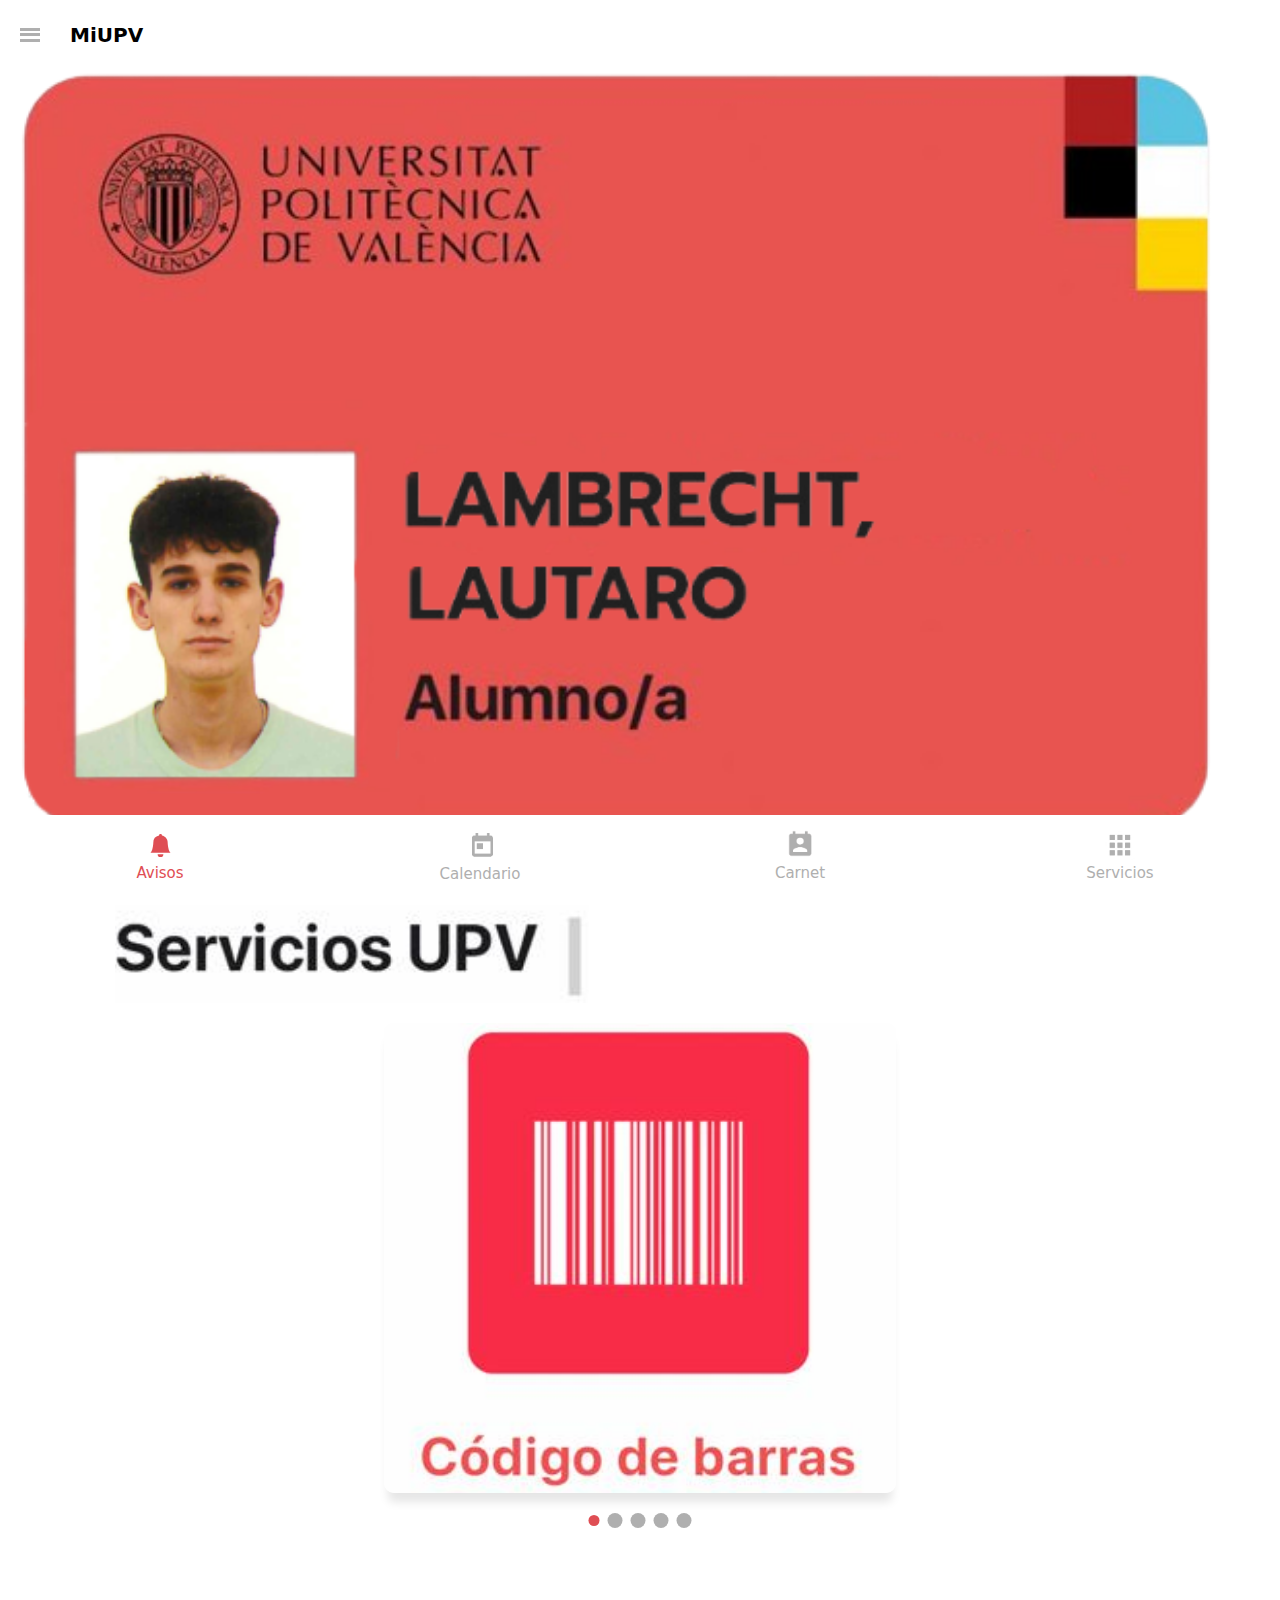
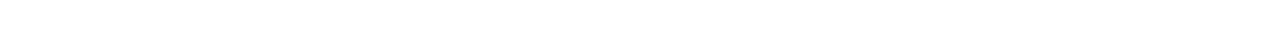
<file: index.html>
<!DOCTYPE html>
<html lang="en">
<head>
    <link rel="preconnect" href="https://fonts.googleapis.com">
    <link rel="preconnect" href="https://fonts.gstatic.com" crossorigin>
    <link href="https://fonts.googleapis.com/css2?family=Prompt:ital,wght@0,100;0,200;0,300;0,400;0,500;0,600;0,700;0,800;0,900&display=swap" rel="stylesheet">

    <link rel="stylesheet" href="css/styles.css">
    <link rel="stylesheet" href="css/offcanvas.css">
    <link href="https://cdn.jsdelivr.net/npm/bootstrap@5.3.3/dist/css/bootstrap.min.css" rel="stylesheet" integrity="sha384-QWTKZyjpPEjISv5WaRU9OFeRpok6YctnYmDr5pNlyT2bRjXh0JMhjY6hW+ALEwIH" crossorigin="anonymous">
    <script src="https://cdn.jsdelivr.net/npm/bootstrap@5.3.3/dist/js/bootstrap.bundle.min.js" integrity="sha384-YvpcrYf0tY3lHB60NNkmXc5s9fDVZLESaAA55NDzOxhy9GkcIdslK1eN7N6jIeHz" crossorigin="anonymous"></script>
    <meta charset="UTF-8">
    <meta name="viewport" content="width=device-width, initial-scale=1.0">
    <title>Inicio</title>
</head>
<body>
    <header class="header">
        <div class="menu-icon" onclick="toggleMenu()">
            <div></div>
            <div></div>
            <div></div>
        </div>
        <div class="title">MiUPV</div>
    </header>
    <div class="overlay" id="overlay" onclick="closeMenu()"></div>
    <nav class="off-canvas-menu" id="offCanvasMenu">
        <h1 class="h1off">Lambrecht, Lautaro</h1>
        <p class="carrera">E.T.S.I AGRONÓMICA Y DEL MEDIO NATURAL</p>
        <div class="lineaoff"></div>
        <ul>
            <li class="offli">
                <img class="imgoff" src="img/servicios/home.png" alt="">
                <a class="aoff">
                    Inicio
                </a>
            </li>
            <li class="offli">
                <img class="imgoff2" src="img/offcanvas/becas.png" alt="">
                <a class="aoff">
                    Becas
                </a>
            </li>
            <li class="offli">
                <img class="imgoff2" src="img/offcanvas/calificaciones.png" alt="">
                <a class="aoff">
                    Calificaciones
                </a>
            </li>
            <li class="offli">
                <img class="imgoff2" src="img/offcanvas/delegacion.png" alt="">
                <a class="aoff">
                    Delegación Alumnos
                </a>
            </li>
            <li class="offli">
                <img class="imgoff2" src="img/offcanvas/centro.png" alt="">
                <a class="aoff">
                    Mi centro
                </a>
            </li>
            <li class="offli">
                <img class="imgoff2" src="img/offcanvas/poliformat.png" alt="">
                <a class="aoff">
                    PoliformaT
                </a>
            </li>
            <li class="offli">
                <img class="imgoff2" src="img/offcanvas/empleo.png" alt="">
                <a class="aoff">
                    Servicio Integrado de Empleo
                </a>
            </li>
            <li id="exepciona">
                <img class="imgoff2" src="img/offcanvas/tutoria.png" alt="">
                <a class="aoff">
                    Tutorías
                </a>
            </li>
            <div class="lineaoff2"></div>
            <li id="exepcionb">
                <img class="imgoff2" src="img/offcanvas/biblioteca.png" alt="">
                <a class="aoff">
                    Biblioteca
                </a>
            </li>
            <li class="offli">
                <img class="imgoff2" src="img/offcanvas/deportes.png" alt="">
                <a class="aoff">
                    Deportes
                </a>
            </li>
            <li class="offli">
                <img class="imgoff2" src="img/offcanvas/directorio.png" alt="">
                <a class="aoff">
                    Directorio
                </a>
            </li>
            <li class="offli">
                <img class="imgoff3" src="img/servicios/search.png" alt="">
                <a class="aoff">
                    Espacios UPV
                </a>
                <li class="offli">
                    <img class="imgoff2" src="img/offcanvas/gregal.png" alt="">
                    <a class="aoff">
                        Gregal
                    </a>
                </li>
                <li class="offli">
                    <img class="imgoff2" src="img/offcanvas/policita.png" alt="">
                    <a class="aoff">
                        poli[Cita]
                    </a>
                </li>
                <li class="offli">
                    <img class="imgoff2" src="img/offcanvas/policonsulta.png" alt="">
                    <a class="aoff">
                        poli[Consulta]
                    </a>
                </li>
                <li id="exepciona">
                    <img class="imgoff2" src="img/offcanvas/polisqf.png" alt="">
                    <a class="aoff">
                        poli[SQF]
                    </a>
                </li>
                <div class="lineaoff2"></div>
            </li>
            <li id="exepcionb">
                <img class="imgoff2" src="img/offcanvas/ayuda.png" alt="">
                <a class="aoff">
                    Ayúdanos a mejorar
                </a>
        </ul>
        <ul class="offooter-container">
            <li class="offooter">
                <div class="icon-label">
                    <img class="imgfooter" src="img/offcanvas/ajustes.png" alt="">
                    <p>Ajustes</p>
                </div>
            </li>
            <li class="version">
                <p>6.2.1</p>
            </li>
            <li class="offooter">
                <div class="icon-label">
                    <img class="imgfooter" src="img/offcanvas/sesion.png" alt="">
                    <p>Salir</p>
                </div>
            </li>
        </ul>
    </nav>

    <script>
        function toggleMenu() {
            const menu = document.getElementById('offCanvasMenu');
            const overlay = document.getElementById('overlay');
            menu.classList.toggle('open');
            overlay.classList.toggle('show');
        }

        function closeMenu() {
            const menu = document.getElementById('offCanvasMenu');
            const overlay = document.getElementById('overlay');
            menu.classList.remove('open');
            overlay.classList.remove('show');
        }

        document.addEventListener('click', function(event) {
            const menu = document.getElementById('offCanvasMenu');
            const overlay = document.getElementById('overlay');
            const menuIcon = document.querySelector('.menu-icon');
            
            if (!menu.contains(event.target) && !menuIcon.contains(event.target)) {
                closeMenu();
            }
        });
    </script>

    <img src="img/imagen_2024-06-02_190552600-removebg-preview (3).png" alt="" class="carnet">

    <div class="linea"></div>

    <div>
        <img src="img/slides/servicios.png" alt="" class="imgservicios">
    </div

        <div class="slider-container">
            <div id="slide-0" class="slide transicion">
                <img src="img/slides/barras.png" alt="">
            </div>
            <div id="slide-1" class="slide transicion">
                <img src="img/slides/puertas.png" alt="">
            </div>
            <div id="slide-2" class="slide transicion">
                <img src="img/slides/parking.png" alt="">
            </div>
            <div id="slide-3" class="slide transicion">
                <img src="img/slides/beca.png" alt="">
            </div>
            <div id="slide-4" class="slide transicion">
                <img src="img/slides/qr2.png" alt="">
            </div>
            <div id="dots-wrapper" class="center_x">
                <div class="dot-nav"></div>
                <div class="dot-nav"></div>
                <div class="dot-nav"></div>
                <div class="dot-nav"></div>
                <div class="dot-nav"></div>
            </div>
            <div class="square"></div>
        </div>
    
    <script src="script.js"></script>
  
    <footer class="footer">
        <a href="pages/avisos.html" class="selected" id="avisos">
            <!-- Icono de campana -->
            <svg xmlns="http://www.w3.org/2000/svg" width="16" height="16" fill="currentColor" class="bi bi-bell-fill" viewBox="0 0 16 16">
                <path d="M8 16a2 2 0 0 0 2-2H6a2 2 0 0 0 2 2m.995-14.901a1 1 0 1 0-1.99 0A5 5 0 0 0 3 6c0 1.098-.5 6-2 7h14c-1.5-1-2-5.902-2-7 0-2.42-1.72-4.44-4.005-4.901"/>
            </svg>
            Avisos
        </a>
        <a href="pages/calendario.html" id="calendario">
            <!-- Imagen de calendario -->
            <img src="img/calendario.png" alt="Calendario" class="imgcal">
            Calendario
        </a>
        <a href="#" id="carnet">
            <!-- Imagen de carnet -->
            <img src="img/carnet.png" alt="Carnet">
            Carnet
        </a>
        <a href="pages/servicios.html" id="servicios">
            <!-- Imagen de servicios -->
            <img src="img/servicios.png" alt="Servicios">
            Servicios
        </a>
    </footer>

    <script>
        // Selecciona todos los enlaces del footer
        const footerLinks = document.querySelectorAll('.footer a');

        // Añade un evento click a cada enlace
        footerLinks.forEach(link => {
            link.addEventListener('click', function() {
                // Elimina la clase 'selected' de todos los enlaces
                footerLinks.forEach(link => link.classList.remove('selected'));

                // Añade la clase 'selected' al enlace clicado
                this.classList.add('selected');
            });
        });

        // Manejar el desplazamiento para cambiar de imagen en el carrusel
        let startX;
        const threshold = 100; // Umbral para determinar el cambio de imagen

        document.querySelector('.carousel').addEventListener('touchstart', function(event) {
            startX = event.touches[0].clientX;
        });

        document.querySelector('.carousel').addEventListener('touchmove', function(event) {
            if (!startX) return;

            let moveX = event.touches[0].clientX;
            let diffX = startX - moveX;

            if (Math.abs(diffX) > threshold) {
                if (diffX > 0) {
                    $(this).carousel('next');
                } else {
                    $(this).carousel('prev');
                }
                startX = null; // Reset startX
            }
        });
    </script>
</body>
</html>
</file>
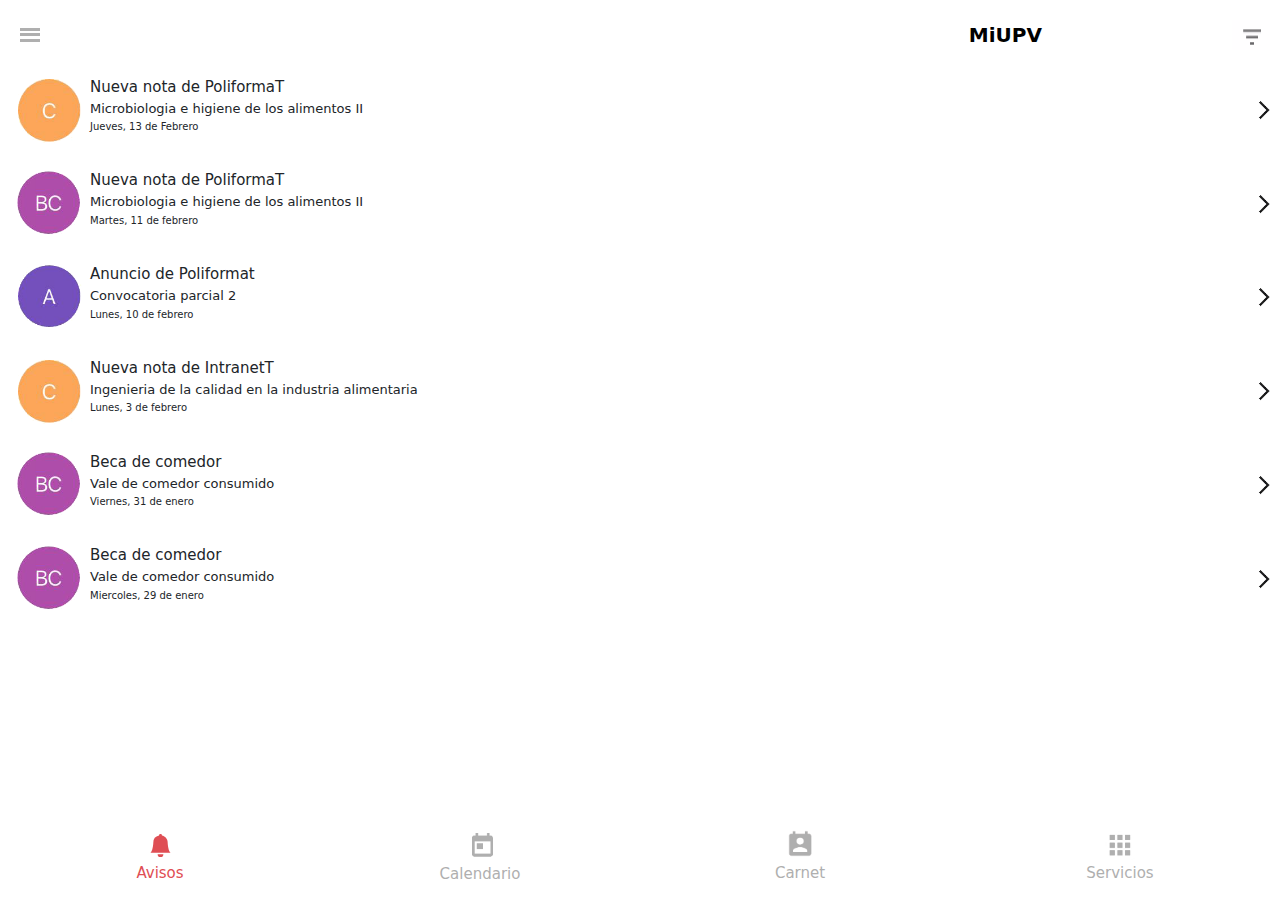
<file: pages/avisos.html>
<!DOCTYPE html>
<html lang="en">
<head>
    <link rel="preconnect" href="https://fonts.googleapis.com">
    <link rel="preconnect" href="https://fonts.gstatic.com" crossorigin>
    <link href="https://fonts.googleapis.com/css2?family=Prompt:ital,wght@0,100;0,200;0,300;0,400;0,500;0,600;0,700;0,800;0,900&display=swap" rel="stylesheet">

    <link rel="stylesheet" href="../css/avisos.css">
    <link rel="stylesheet" href="../css/offcanvas.css">
    <link href="https://cdn.jsdelivr.net/npm/bootstrap@5.3.3/dist/css/bootstrap.min.css" rel="stylesheet" integrity="sha384-QWTKZyjpPEjISv5WaRU9OFeRpok6YctnYmDr5pNlyT2bRjXh0JMhjY6hW+ALEwIH" crossorigin="anonymous">
    <script src="https://cdn.jsdelivr.net/npm/bootstrap@5.3.3/dist/js/bootstrap.bundle.min.js" integrity="sha384-YvpcrYf0tY3lHB60NNkmXc5s9fDVZLESaAA55NDzOxhy9GkcIdslK1eN7N6jIeHz" crossorigin="anonymous"></script>
    <meta charset="UTF-8">
    <meta name="viewport" content="width=device-width, initial-scale=1.0">
    <title>Avisos</title>
</head>
<body>
    <header class="header">
        <div id="exepcion" class="menu-icon" onclick="toggleMenu()">
            <div></div>
            <div></div>
            <div></div>
        </div>
        <div class="headavisos">
        <div class="title">MiUPV</div>
        <img class="filtro" src="../img/filtro.png" alt="">
        </div>
    </header>
    <div class="overlay" id="overlay" onclick="closeMenu()"></div>
    <nav class="off-canvas-menu" id="offCanvasMenu">
        <h1 class="h1off">Lautaro Lambrecht</h1>
        <p class="carrera">E.T.S.I AGRONÓMICA Y DEL MEDIO NATURAL</p>
        <div class="lineaoff"></div>
        <ul>
            <li class="offli">
                <img class="imgoff" src="../img/servicios/home.png" alt="">
                <a class="aoff">
                    Inicio
                </a>
            </li>
            <li class="offli">
                <img class="imgoff2" src="../img/offcanvas/becas.png" alt="">
                <a class="aoff">
                    Becas
                </a>
            </li>
            <li class="offli">
                <img class="imgoff2" src="../img/offcanvas/calificaciones.png" alt="">
                <a class="aoff">
                    Calificaciones
                </a>
            </li>
            <li class="offli">
                <img class="imgoff2" src="../img/offcanvas/delegacion.png" alt="">
                <a class="aoff">
                    Delegación Alumnos
                </a>
            </li>
            <li class="offli">
                <img class="imgoff2" src="../img/offcanvas/centro.png" alt="">
                <a class="aoff">
                    Mi centro
                </a>
            </li>
            <li class="offli">
                <img class="imgoff2" src="../img/offcanvas/poliformat.png" alt="">
                <a class="aoff">
                    PoliformaT
                </a>
            </li>
            <li class="offli">
                <img class="imgoff2" src="../img/offcanvas/empleo.png" alt="">
                <a class="aoff">
                    Servicio Integrado de Empleo
                </a>
            </li>
            <li id="exepciona">
                <img class="imgoff2" src="../img/offcanvas/tutoria.png" alt="">
                <a class="aoff">
                    Tutorías
                </a>
            </li>
            <div class="lineaoff2"></div>
            <li id="exepcionb">
                <img class="imgoff2" src="../img/offcanvas/biblioteca.png" alt="">
                <a class="aoff">
                    Biblioteca
                </a>
            </li>
            <li class="offli">
                <img class="imgoff2" src="../img/offcanvas/deportes.png" alt="">
                <a class="aoff">
                    Deportes
                </a>
            </li>
            <li class="offli">
                <img class="imgoff2" src="../img/offcanvas/directorio.png" alt="">
                <a class="aoff">
                    Directorio
                </a>
            </li>
            <li class="offli">
                <img class="imgoff3" src="../img/servicios/search.png" alt="">
                <a class="aoff">
                    Espacios UPV
                </a>
                <li class="offli">
                    <img class="imgoff2" src="../img/offcanvas/gregal.png" alt="">
                    <a class="aoff">
                        Gregal
                    </a>
                </li>
                <li class="offli">
                    <img class="imgoff2" src="../img/offcanvas/policita.png" alt="">
                    <a class="aoff">
                        poli[Cita]
                    </a>
                </li>
                <li class="offli">
                    <img class="imgoff2" src="../img/offcanvas/policonsulta.png" alt="">
                    <a class="aoff">
                        poli[Consulta]
                    </a>
                </li>
                <li id="exepciona">
                    <img class="imgoff2" src="../img/offcanvas/polisqf.png" alt="">
                    <a class="aoff">
                        poli[SQF]
                    </a>
                </li>
                <div class="lineaoff2"></div>
            </li>
            <li id="exepcionb">
                <img class="imgoff2" src="../img/offcanvas/ayuda.png" alt="">
                <a class="aoff">
                    Ayúdanos a mejorar
                </a>
        </ul>
        <ul class="offooter-container">
            <li class="offooter">
                <div class="icon-label">
                    <img class="imgfooter" src="../img/offcanvas/ajustes.png" alt="">
                    <p>Ajustes</p>
                </div>
            </li>
            <li class="version">
                <p>6.2.1</p>
            </li>
            <li class="offooter">
                <div class="icon-label">
                    <img class="imgfooter" src="../img/offcanvas/sesion.png" alt="">
                    <p>Salir</p>
                </div>
            </li>
        </ul>
    </nav>

    <script>
        function toggleMenu() {
            const menu = document.getElementById('offCanvasMenu');
            const overlay = document.getElementById('overlay');
            menu.classList.toggle('open');
            overlay.classList.toggle('show');
        }

        function closeMenu() {
            const menu = document.getElementById('offCanvasMenu');
            const overlay = document.getElementById('overlay');
            menu.classList.remove('open');
            overlay.classList.remove('show');
        }

        document.addEventListener('click', function(event) {
            const menu = document.getElementById('offCanvasMenu');
            const overlay = document.getElementById('overlay');
            const menuIcon = document.querySelector('.menu-icon');
            
            if (!menu.contains(event.target) && !menuIcon.contains(event.target)) {
                closeMenu();
            }
        });
    </script>

<div class="nota">
    <div class="imagen">
        <img src="../img/avisos/C.png" alt="">
    </div>
    <div class="contenido">
        <h1 class="titulo">Nueva nota de PoliformaT</h1>
        <h2 class="subtitulo">Microbiologia e higiene de los alimentos II</h2>
        <h3 class="subtitulo2">Jueves, 13 de Febrero</h3>
    </div>
    <div class="divflecha">
        <img class="flecha" src="../img/avisos/flecha.png" alt="">
    </div>
</div>

<div class="nota">
    <div class="imagen">
        <img src="../img/avisos/BC.png" alt="">
    </div>
    <div class="contenido">
        <h1 class="titulo">Nueva nota de PoliformaT</h1>
        <h2 class="subtitulo">Microbiologia e higiene de los alimentos II</h2>
        <h3 class="subtitulo2">Martes, 11 de febrero</h3>
    </div>
    <div class="divflecha">
        <img class="flecha" src="../img/avisos/flecha.png" alt="">
    </div>
</div>

<div class="nota">
    <div class="imagen">
        <img src="../img/avisos/A.png" alt="">
    </div>
    <div class="contenido">
        <h1 class="titulo">Anuncio de Poliformat</h1>
        <h2 class="subtitulo">Convocatoria parcial 2</h2>
        <h3 class="subtitulo2">Lunes, 10 de febrero</h3>
    </div>
    <div class="divflecha">
        <img class="flecha" src="../img/avisos/flecha.png" alt="">
    </div>
</div>

<div class="nota">
    <div class="imagen">
        <img src="../img/avisos/C.png" alt="">
    </div>
    <div class="contenido">
        <h1 class="titulo">Nueva nota de IntranetT</h1>
        <h2 class="subtitulo">Ingenieria de la calidad en la industria alimentaria</h2>
        <h3 class="subtitulo2">Lunes, 3 de febrero</h3>
    </div>
    <div class="divflecha">
        <img class="flecha" src="../img/avisos/flecha.png" alt="">
    </div>
</div>

<div class="nota">
    <div class="imagen">
        <img src="../img/avisos/BC.png" alt="">
    </div>
    <div class="contenido">
        <h1 class="titulo">Beca de comedor</h1>
        <h2 class="subtitulo">Vale de comedor consumido</h2>
        <h3 class="subtitulo2">Viernes, 31 de enero</h3>
    </div>
    <div class="divflecha">
        <img class="flecha" src="../img/avisos/flecha.png" alt="">
    </div>
</div>

<div class="nota">
    <div class="imagen">
        <img src="../img/avisos/BC.png" alt="">
    </div>
    <div class="contenido">
        <h1 class="titulo">Beca de comedor</h1>
        <h2 class="subtitulo">Vale de comedor consumido</h2>
        <h3 class="subtitulo2">Miercoles, 29 de enero</h3>
    </div>
    <div class="divflecha">
        <img class="flecha" src="../img/avisos/flecha.png" alt="">
    </div>
</div>

<footer class="footer">
    <a href="#" class="selected" id="avisos">
        <!-- Icono de campana -->
        <svg xmlns="http://www.w3.org/2000/svg" width="16" height="16" fill="currentColor" class="bi bi-bell-fill" viewBox="0 0 16 16">
            <path d="M8 16a2 2 0 0 0 2-2H6a2 2 0 0 0 2 2m.995-14.901a1 1 0 1 0-1.99 0A5 5 0 0 0 3 6c0 1.098-.5 6-2 7h14c-1.5-1-2-5.902-2-7 0-2.42-1.72-4.44-4.005-4.901"/>
        </svg>
        Avisos
    </a>
    <a href="calendario.html" id="calendario">
        <!-- Imagen de calendario -->
        <img src="../img/calendario.png" alt="Calendario" class="imgcal">
        Calendario
    </a>
    <a href="../index.html" id="carnet">
        <!-- Imagen de carnet -->
        <img src="../img/carnet.png" alt="Carnet">
        Carnet
    </a>
    <a href="servicios.html" id="servicios">
        <!-- Imagen de servicios -->
        <img src="../img/servicios.png" alt="Servicios">
        Servicios
    </a>
</footer>

<script>
    // Selecciona todos los enlaces del footer
    const footerLinks = document.querySelectorAll('.footer a');

    // Añade un evento click a cada enlace
    footerLinks.forEach(link => {
        link.addEventListener('click', function() {
            // Elimina la clase 'selected' de todos los enlaces
            footerLinks.forEach(link => link.classList.remove('selected'));

            // Añade la clase 'selected' al enlace clicado
            this.classList.add('selected');
        });
    });

    // Manejar el desplazamiento para cambiar de imagen en el carrusel
    let startX;
    const threshold = 100; // Umbral para determinar el cambio de imagen

    document.querySelector('.carousel').addEventListener('touchstart', function(event) {
        startX = event.touches[0].clientX;
    });

    document.querySelector('.carousel').addEventListener('touchmove', function(event) {
        if (!startX) return;

        let moveX = event.touches[0].clientX;
        let diffX = startX - moveX;

        if (Math.abs(diffX) > threshold) {
            if (diffX > 0) {
                $(this).carousel('next');
            } else {
                $(this).carousel('prev');
            }
            startX = null; // Reset startX
        }
    });
</script>
    
</body>
</html>
</file>
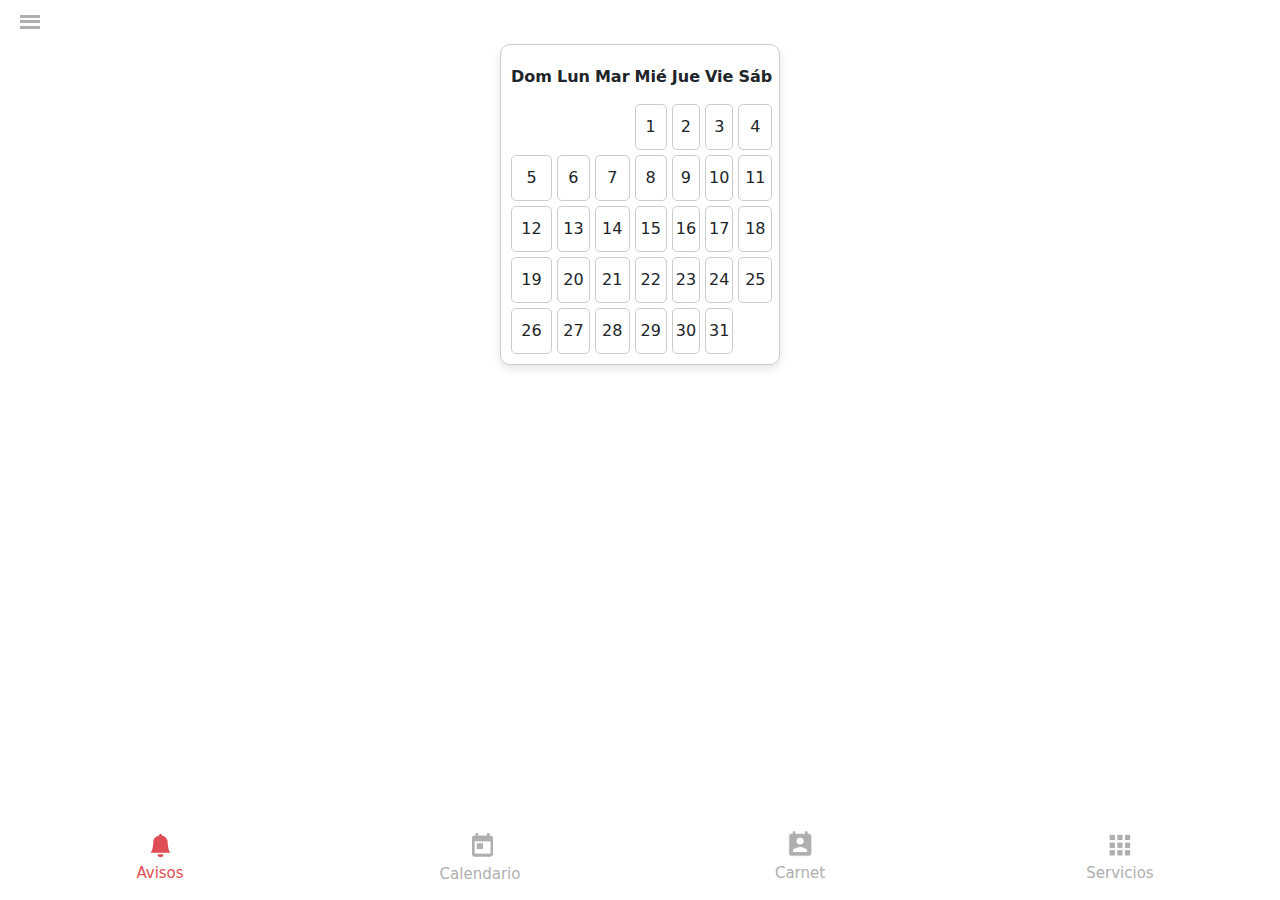
<file: pages/calendario.html>
<!DOCTYPE html>
<html lang="en">
<head>
    <link rel="preconnect" href="https://fonts.googleapis.com">
    <link rel="preconnect" href="https://fonts.gstatic.com" crossorigin>
    <link href="https://fonts.googleapis.com/css2?family=Prompt:ital,wght@0,100;0,200;0,300;0,400;0,500;0,600;0,700;0,800;0,900&display=swap" rel="stylesheet">

    <link rel="stylesheet" href="../css/calendario.css">
    <link rel="stylesheet" href="../css/offcanvas.css">
    <link href="https://cdn.jsdelivr.net/npm/bootstrap@5.3.3/dist/css/bootstrap.min.css" rel="stylesheet" integrity="sha384-QWTKZyjpPEjISv5WaRU9OFeRpok6YctnYmDr5pNlyT2bRjXh0JMhjY6hW+ALEwIH" crossorigin="anonymous">
    <script src="https://cdn.jsdelivr.net/npm/bootstrap@5.3.3/dist/js/bootstrap.bundle.min.js" integrity="sha384-YvpcrYf0tY3lHB60NNkmXc5s9fDVZLESaAA55NDzOxhy9GkcIdslK1eN7N6jIeHz" crossorigin="anonymous"></script>
    <meta charset="UTF-8">
    <meta name="viewport" content="width=device-width, initial-scale=1.0">
    <title>Calendario</title>
</head>
<body>
    <header class="header">
        <div class="menu-icon" onclick="toggleMenu()">
            <div></div>
            <div></div>
            <div></div>
        </div>
        <div class="title">MiUPV</div>
    </header>
    <div class="overlay" id="overlay" onclick="closeMenu()"></div>
    <nav class="off-canvas-menu" id="offCanvasMenu">
        <h1 class="h1off">Lautaro Lambrecht</h1>
        <p class="carrera">E.T.S.I AGRONÓMICA Y DEL MEDIO NATURAL</p>
        <div class="lineaoff"></div>
        <ul>
            <li class="offli">
                <img class="imgoff" src="../img/servicios/home.png" alt="">
                <a class="aoff">
                    Inicio
                </a>
            </li>
            <li class="offli">
                <img class="imgoff2" src="../img/offcanvas/becas.png" alt="">
                <a class="aoff">
                    Becas
                </a>
            </li>
            <li class="offli">
                <img class="imgoff2" src="../img/offcanvas/calificaciones.png" alt="">
                <a class="aoff">
                    Calificaciones
                </a>
            </li>
            <li class="offli">
                <img class="imgoff2" src="../img/offcanvas/delegacion.png" alt="">
                <a class="aoff">
                    Delegación Alumnos
                </a>
            </li>
            <li class="offli">
                <img class="imgoff2" src="../img/offcanvas/centro.png" alt="">
                <a class="aoff">
                    Mi centro
                </a>
            </li>
            <li class="offli">
                <img class="imgoff2" src="../img/offcanvas/poliformat.png" alt="">
                <a class="aoff">
                    PoliformaT
                </a>
            </li>
            <li class="offli">
                <img class="imgoff2" src="../img/offcanvas/empleo.png" alt="">
                <a class="aoff">
                    Servicio Integrado de Empleo
                </a>
            </li>
            <li id="exepciona">
                <img class="imgoff2" src="../img/offcanvas/tutoria.png" alt="">
                <a class="aoff">
                    Tutorías
                </a>
            </li>
            <div class="lineaoff2"></div>
            <li id="exepcionb">
                <img class="imgoff2" src="../img/offcanvas/biblioteca.png" alt="">
                <a class="aoff">
                    Biblioteca
                </a>
            </li>
            <li class="offli">
                <img class="imgoff2" src="../img/offcanvas/deportes.png" alt="">
                <a class="aoff">
                    Deportes
                </a>
            </li>
            <li class="offli">
                <img class="imgoff2" src="../img/offcanvas/directorio.png" alt="">
                <a class="aoff">
                    Directorio
                </a>
            </li>
            <li class="offli">
                <img class="imgoff3" src="../img/servicios/search.png" alt="">
                <a class="aoff">
                    Espacios UPV
                </a>
                <li class="offli">
                    <img class="imgoff2" src="../img/offcanvas/gregal.png" alt="">
                    <a class="aoff">
                        Gregal
                    </a>
                </li>
                <li class="offli">
                    <img class="imgoff2" src="../img/offcanvas/policita.png" alt="">
                    <a class="aoff">
                        poli[Cita]
                    </a>
                </li>
                <li class="offli">
                    <img class="imgoff2" src="../img/offcanvas/policonsulta.png" alt="">
                    <a class="aoff">
                        poli[Consulta]
                    </a>
                </li>
                <li id="exepciona">
                    <img class="imgoff2" src="../img/offcanvas/polisqf.png" alt="">
                    <a class="aoff">
                        poli[SQF]
                    </a>
                </li>
                <div class="lineaoff2"></div>
            </li>
            <li id="exepcionb">
                <img class="imgoff2" src="../img/offcanvas/ayuda.png" alt="">
                <a class="aoff">
                    Ayúdanos a mejorar
                </a>
        </ul>
        <ul class="offooter-container">
            <li class="offooter">
                <div class="icon-label">
                    <img class="imgfooter" src="../img/offcanvas/ajustes.png" alt="">
                    <p>Ajustes</p>
                </div>
            </li>
            <li class="version">
                <p>6.2.1</p>
            </li>
            <li class="offooter">
                <div class="icon-label">
                    <img class="imgfooter" src="../img/offcanvas/sesion.png" alt="">
                    <p>Salir</p>
                </div>
            </li>
        </ul>
    </nav>

    <script>
        function toggleMenu() {
            const menu = document.getElementById('offCanvasMenu');
            const overlay = document.getElementById('overlay');
            menu.classList.toggle('open');
            overlay.classList.toggle('show');
        }

        function closeMenu() {
            const menu = document.getElementById('offCanvasMenu');
            const overlay = document.getElementById('overlay');
            menu.classList.remove('open');
            overlay.classList.remove('show');
        }

        document.addEventListener('click', function(event) {
            const menu = document.getElementById('offCanvasMenu');
            const overlay = document.getElementById('overlay');
            const menuIcon = document.querySelector('.menu-icon');
            
            if (!menu.contains(event.target) && !menuIcon.contains(event.target)) {
                closeMenu();
            }
        });
    </script>
  <div id="calendar-container">
    <div id="calendar"></div>
  </div>

  <footer class="footer">
    <a href="avisos.html" class="selected" id="avisos">
    <!-- Icono de campana -->
    <svg xmlns="http://www.w3.org/2000/svg" width="16" height="16" fill="currentColor" class="bi bi-bell-fill" viewBox="0 0 16 16">
        <path d="M8 16a2 2 0 0 0 2-2H6a2 2 0 0 0 2 2m.995-14.901a1 1 0 1 0-1.99 0A5 5 0 0 0 3 6c0 1.098-.5 6-2 7h14c-1.5-1-2-5.902-2-7 0-2.42-1.72-4.44-4.005-4.901"/>
    </svg>
    Avisos
</a>
    <a href="#" id="calendario">
        <!-- Imagen de calendario -->
        <img src="../img/calendario.png" alt="Calendario" class="imgcal">
        Calendario
    </a>
    <a href="../index.html" id="carnet">
        <!-- Imagen de carnet -->
        <img src="../img/carnet.png" alt="Carnet">
        Carnet
    </a>
    <a href="servicios.html" id="servicios">
        <!-- Imagen de servicios -->
        <img src="../img/servicios.png" alt="Servicios">
        Servicios
    </a>
  </footer>

  <script>
    document.addEventListener("DOMContentLoaded", function() {
  const calendarElement = document.getElementById('calendar');
  const currentDate = new Date();
  const currentYear = currentDate.getFullYear();
  const currentMonth = currentDate.getMonth();
  
  // Get the first day of the month
  const firstDay = new Date(currentYear, currentMonth, 1).getDay();
  
  // Get the number of days in the month
  const daysInMonth = new Date(currentYear, currentMonth + 1, 0).getDate();

  const daysOfWeek = ['Dom', 'Lun', 'Mar', 'Mié', 'Jue', 'Vie', 'Sáb'];
  
  // Append day names
  daysOfWeek.forEach(day => {
    const dayNameElement = document.createElement('div');
    dayNameElement.textContent = day;
    dayNameElement.classList.add('day-name');
    calendarElement.appendChild(dayNameElement);
  });
  
  // Append blank spaces for days of the previous month
  for (let i = 0; i < firstDay; i++) {
    const blankDay = document.createElement('div');
    calendarElement.appendChild(blankDay);
  }

  // Append days of the current month
  for (let day = 1; day <= daysInMonth; day++) {
    const dayElement = document.createElement('div');
    dayElement.textContent = day;
    dayElement.classList.add('day');
    calendarElement.appendChild(dayElement);
  }
});

  </script>

  <script>
    // Selecciona todos los enlaces del footer
    const footerLinks = document.querySelectorAll('.footer a');

    // Añade un evento click a cada enlace
    footerLinks.forEach(link => {
        link.addEventListener('click', function() {
            // Elimina la clase 'selected' de todos los enlaces
            footerLinks.forEach(link => link.classList.remove('selected'));

            // Añade la clase 'selected' al enlace clicado
            this.classList.add('selected');
        });
    });
  </script>
</body>
</html>
</file>
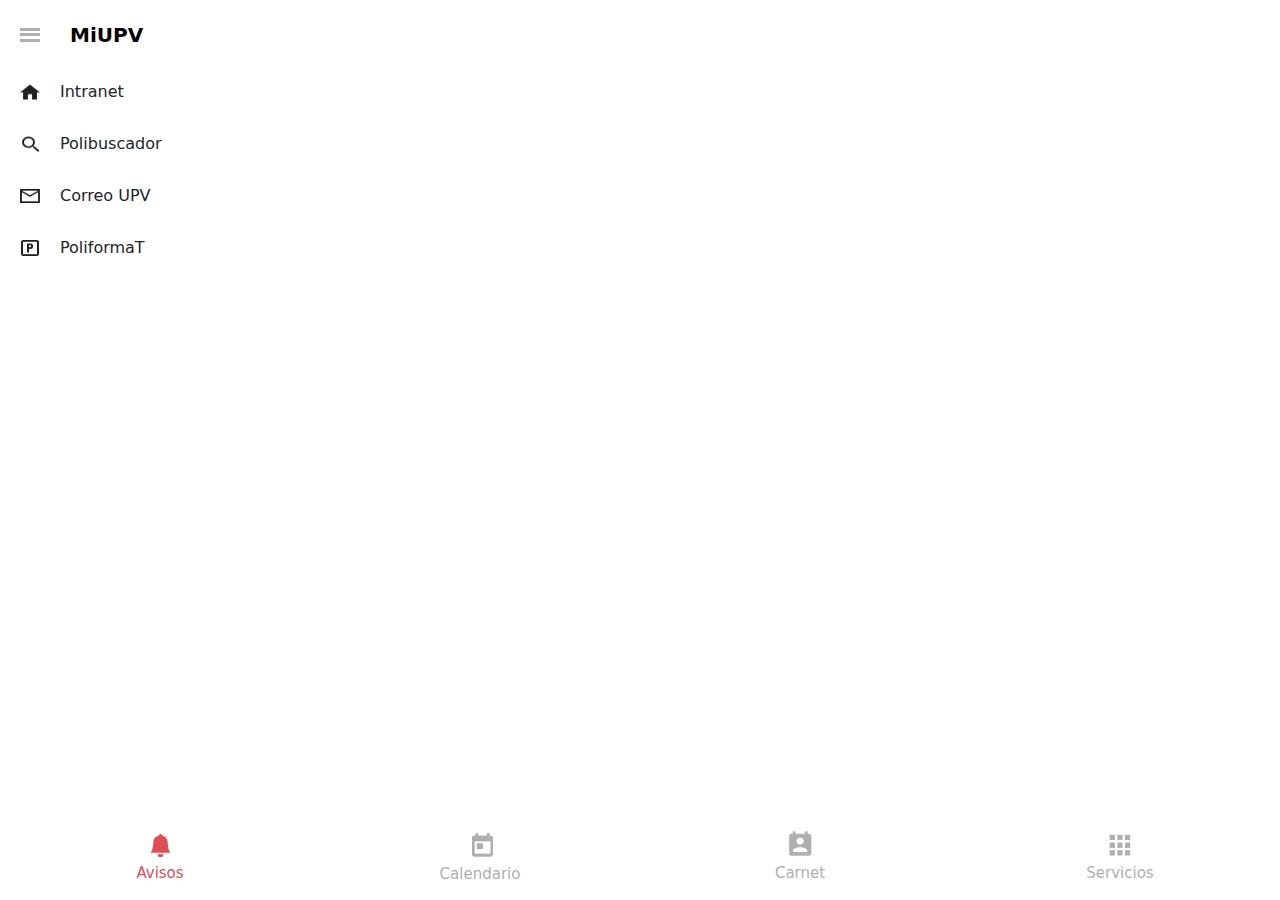
<file: pages/servicios.html>
<!DOCTYPE html>
<html lang="en">
<head>
    <link rel="preconnect" href="https://fonts.googleapis.com">
    <link rel="preconnect" href="https://fonts.gstatic.com" crossorigin>
    <link href="https://fonts.googleapis.com/css2?family=Prompt:ital,wght@0,100;0,200;0,300;0,400;0,500;0,600;0,700;0,800;0,900&display=swap" rel="stylesheet">

    <link rel="stylesheet" href="../css/servicios.css">
    <link rel="stylesheet" href="../css/offcanvas.css">
    <link href="https://cdn.jsdelivr.net/npm/bootstrap@5.3.3/dist/css/bootstrap.min.css" rel="stylesheet" integrity="sha384-QWTKZyjpPEjISv5WaRU9OFeRpok6YctnYmDr5pNlyT2bRjXh0JMhjY6hW+ALEwIH" crossorigin="anonymous">
    <script src="https://cdn.jsdelivr.net/npm/bootstrap@5.3.3/dist/js/bootstrap.bundle.min.js" integrity="sha384-YvpcrYf0tY3lHB60NNkmXc5s9fDVZLESaAA55NDzOxhy9GkcIdslK1eN7N6jIeHz" crossorigin="anonymous"></script>
    <meta charset="UTF-8">
    <meta name="viewport" content="width=device-width, initial-scale=1.0">
    <title>Servicios</title>
</head>
<body>
    <header class="header">
        <div class="menu-icon" onclick="toggleMenu()">
            <div></div>
            <div></div>
            <div></div>
        </div>
        <div class="title">MiUPV</div>
    </header>
    <div class="overlay" id="overlay" onclick="closeMenu()"></div>
    <nav class="off-canvas-menu" id="offCanvasMenu">
        <h1 class="h1off">Lautaro Lambrecht</h1>
        <p class="carrera">E.T.S.I AGRONÓMICA Y DEL MEDIO NATURAL</p>
        <div class="lineaoff"></div>
        <ul>
            <li class="offli">
                <img class="imgoff" src="../img/servicios/home.png" alt="">
                <a class="aoff">
                    Inicio
                </a>
            </li>
            <li class="offli">
                <img class="imgoff2" src="../img/offcanvas/becas.png" alt="">
                <a class="aoff">
                    Becas
                </a>
            </li>
            <li class="offli">
                <img class="imgoff2" src="../img/offcanvas/calificaciones.png" alt="">
                <a class="aoff">
                    Calificaciones
                </a>
            </li>
            <li class="offli">
                <img class="imgoff2" src="../img/offcanvas/delegacion.png" alt="">
                <a class="aoff">
                    Delegación Alumnos
                </a>
            </li>
            <li class="offli">
                <img class="imgoff2" src="../img/offcanvas/centro.png" alt="">
                <a class="aoff">
                    Mi centro
                </a>
            </li>
            <li class="offli">
                <img class="imgoff2" src="../img/offcanvas/poliformat.png" alt="">
                <a class="aoff">
                    PoliformaT
                </a>
            </li>
            <li class="offli">
                <img class="imgoff2" src="../img/offcanvas/empleo.png" alt="">
                <a class="aoff">
                    Servicio Integrado de Empleo
                </a>
            </li>
            <li id="exepciona">
                <img class="imgoff2" src="../img/offcanvas/tutoria.png" alt="">
                <a class="aoff">
                    Tutorías
                </a>
            </li>
            <div class="lineaoff2"></div>
            <li id="exepcionb">
                <img class="imgoff2" src="../img/offcanvas/biblioteca.png" alt="">
                <a class="aoff">
                    Biblioteca
                </a>
            </li>
            <li class="offli">
                <img class="imgoff2" src="../img/offcanvas/deportes.png" alt="">
                <a class="aoff">
                    Deportes
                </a>
            </li>
            <li class="offli">
                <img class="imgoff2" src="../img/offcanvas/directorio.png" alt="">
                <a class="aoff">
                    Directorio
                </a>
            </li>
            <li class="offli">
                <img class="imgoff3" src="../img/servicios/search.png" alt="">
                <a class="aoff">
                    Espacios UPV
                </a>
                <li class="offli">
                    <img class="imgoff2" src="../img/offcanvas/gregal.png" alt="">
                    <a class="aoff">
                        Gregal
                    </a>
                </li>
                <li class="offli">
                    <img class="imgoff2" src="../img/offcanvas/policita.png" alt="">
                    <a class="aoff">
                        poli[Cita]
                    </a>
                </li>
                <li class="offli">
                    <img class="imgoff2" src="../img/offcanvas/policonsulta.png" alt="">
                    <a class="aoff">
                        poli[Consulta]
                    </a>
                </li>
                <li id="exepciona">
                    <img class="imgoff2" src="../img/offcanvas/polisqf.png" alt="">
                    <a class="aoff">
                        poli[SQF]
                    </a>
                </li>
                <div class="lineaoff2"></div>
            </li>
            <li id="exepcionb">
                <img class="imgoff2" src="../img/offcanvas/ayuda.png" alt="">
                <a class="aoff">
                    Ayúdanos a mejorar
                </a>
        </ul>
        <ul class="offooter-container">
            <li class="offooter">
                <div class="icon-label">
                    <img class="imgfooter" src="../img/offcanvas/ajustes.png" alt="">
                    <p>Ajustes</p>
                </div>
            </li>
            <li class="version">
                <p>6.2.1</p>
            </li>
            <li class="offooter">
                <div class="icon-label">
                    <img class="imgfooter" src="../img/offcanvas/sesion.png" alt="">
                    <p>Salir</p>
                </div>
            </li>
        </ul>
    </nav>

    <script>
        function toggleMenu() {
            const menu = document.getElementById('offCanvasMenu');
            const overlay = document.getElementById('overlay');
            menu.classList.toggle('open');
            overlay.classList.toggle('show');
        }

        function closeMenu() {
            const menu = document.getElementById('offCanvasMenu');
            const overlay = document.getElementById('overlay');
            menu.classList.remove('open');
            overlay.classList.remove('show');
        }

        document.addEventListener('click', function(event) {
            const menu = document.getElementById('offCanvasMenu');
            const overlay = document.getElementById('overlay');
            const menuIcon = document.querySelector('.menu-icon');
            
            if (!menu.contains(event.target) && !menuIcon.contains(event.target)) {
                closeMenu();
            }
        });
    </script>

<div class="services-container">
    <div class="intranet">
        <img src="../img/servicios/home.png" alt="">
        <p>Intranet</p>
    </div>
    <div class="buscador">
        <img src="../img/servicios/search.png" alt="">
        <p>Polibuscador</p>
    </div>
    <div class="correo">
        <img src="../img/servicios/mail.png" alt="">
        <p>Correo UPV</p>
    </div>
    <div class="poliforma">
        <img src="../img/servicios/P.png" alt="">
        <p>PoliformaT</p>
    </div>
</div>

<footer class="footer">
    <a href="../pages/avisos.html" class="selected" id="avisos">
        <!-- Icono de campana -->
        <svg xmlns="http://www.w3.org/2000/svg" width="16" height="16" fill="currentColor" class="bi bi-bell-fill" viewBox="0 0 16 16">
            <path d="M8 16a2 2 0 0 0 2-2H6a2 2 0 0 0 2 2m.995-14.901a1 1 0 1 0-1.99 0A5 5 0 0 0 3 6c0 1.098-.5 6-2 7h14c-1.5-1-2-5.902-2-7 0-2.42-1.72-4.44-4.005-4.901"/>
        </svg>
        Avisos
    </a>
    <a href="calendario.html" id="calendario">
        <!-- Imagen de calendario -->
        <img src="../img/calendario.png" alt="Calendario" class="imgcal">
        Calendario
    </a>
    <a href="../index.html" id="carnet">
        <!-- Imagen de carnet -->
        <img src="../img/carnet.png" alt="Carnet">
        Carnet
    </a>
    <a href="#" id="servicios">
        <!-- Imagen de servicios -->
        <img src="../img/servicios.png" alt="Servicios">
        Servicios
    </a>
</footer>

<script>
    // Selecciona todos los enlaces del footer
    const footerLinks = document.querySelectorAll('.footer a');

    // Añade un evento click a cada enlace
    footerLinks.forEach(link => {
        link.addEventListener('click', function() {
            // Elimina la clase 'selected' de todos los enlaces
            footerLinks.forEach(link => link.classList.remove('selected'));

            // Añade la clase 'selected' al enlace clicado
            this.classList.add('selected');
        });
    });

    // Manejar el desplazamiento para cambiar de imagen en el carrusel
    let startX;
    const threshold = 100; // Umbral para determinar el cambio de imagen

    document.querySelector('.carousel').addEventListener('touchstart', function(event) {
        startX = event.touches[0].clientX;
    });

    document.querySelector('.carousel').addEventListener('touchmove', function(event) {
        if (!startX) return;

        let moveX = event.touches[0].clientX;
        let diffX = startX - moveX;

        if (Math.abs(diffX) > threshold) {
            if (diffX > 0) {
                $(this).carousel('next');
            } else {
                $(this).carousel('prev');
            }
            startX = null; // Reset startX
        }
    });
</script>
    
</body>
</html>
</file>
<file: css/styles.css>
body {
    font-family:system-ui, -apple-system, BlinkMacSystemFont, 'Segoe UI', Roboto, Oxygen, Ubuntu, Cantarell, 'Open Sans', 'Helvetica Neue', sans-serif;
    margin: 0;
    padding: 0;
}
.header {
    display: flex;
    align-items: center;
    padding: 10px;
    background-color: #fff;
    color: #fff;
    margin-top: 10px;
}
.title {
    color: black;
    font-weight: 650;
    font-size: 20px;
}

.carnet{
    display: flex;
    width:95%;
    margin: 10px;
    
}

.linea{
    border: none; /* Elimina el borde predeterminado */
    height: 3px; /* Altura de la línea */
    width: 34%; /* Ancho de la línea */
    background-color: #cfcfcf; /* Color de la línea */
    margin: 20px auto; /* Centra la línea horizontalmente y agrega margen vertical */
    margin-top: 35px;
}

.footer {
    display: grid; /* Usar grid layout */
    grid-template-columns: repeat(4, 1fr); /* Crear 4 columnas iguales */
    justify-content: center; /* Centrar el contenido horizontalmente */
    background-color: white;
    padding: 10px 0;
    position: fixed; /* Coloca el footer en una posición fija */
    bottom: 0; /* Lo coloca en la parte inferior de la ventana */
    width: 100%; /* Ocupa todo el ancho disponible */
}

.footer a {
    color: #afafaf;
    text-decoration: none;
    display: flex; /* Hacer que el enlace sea un contenedor flexible */
    flex-direction: column; /* Apilar el contenido verticalmente */
    align-items: center; /* Centrar los elementos horizontalmente */
    font-weight: 400;
    font-size: 15px;
    padding: 5px;
    transition: color 0.3s ease;
}

.footer a.selected,
.footer a:hover 
.footer img.selected{
    color: #df4e54;
}

a#calendario:hover img,
a#calendario:focus img,
a#calendario:active img {
  background-color: #df4e54;
}

a#carnet:hover img,
a#carnet:focus img,
a#carnet:active img {
  background-color: #df4e54;
}

a#servicios:hover img,
a#servicios:focus img,
a#servicios:active img {
  background-color: #df4e54;
}

.footer {
    flex-wrap: wrap; /* Permite que los elementos se envuelvan en líneas nuevas si es necesario */
    justify-content: center; /* Centra los elementos horizontalmente */
}

#calendario img{
    width: 40px;
    background-color: #afafaf;
}

#carnet img{
    margin-bottom: 5.7px;
    width: 34px;
    background-color: #afafaf;
}

#servicios img{
    margin-bottom: 1.5px;
    width: 30px;
    background-color: #afafaf;
}

#avisos svg{
    margin-top: 4.5px;
    margin-bottom: 5px;
    width: 23px; /* Ancho del icono de avisos */
    height: 23px; /* Alto del icono de avisos */
}  

.imgservicios{
    width: 37%;
    display: block;
    margin: 120 auto;
    margin-left: 115px;
}
  
.center_y{
    position: relative;
    top:50%;
    transform: translateX(-50%);
  }
  
  .center_x{
    position: relative;
    left:50%;
    transform: translateX(-50%);
  }

  .slider-container {
    height: 100vh;
    width: 200px;
    position: relative;
    overflow: hidden;
    display: block;
    margin: 0 auto;
    }
  
  .slide {
    height: 100%;
    width: 100%;
    display: grid;
    justify-items: center; /* Centrar horizontalmente */
    align-items: center; /* Centrar verticalmente */
  }

  
  .slide img {       
    width: 40%; /* Cambiamos el tamaño de la imagen */
    object-fit: contain; /* Centramos la imagen */
    box-shadow: 0 13px 10px -4px rgba(0, 0, 0, 0.1);
    border-radius: 10px;
    display: block;
    margin-top: 20px;
    margin-left: auto;
    margin-right: auto;
  }
  
  #dots-wrapper {
    display: grid;
    grid-auto-flow: column;
    gap: 8px;
    position: absolute;
    left: 50%;
    transform: translateX(-50%); /* Centramos los dots horizontalmente */
    border-radius: 5px;
    margin-top: 20px;
  }
  
  .dot-nav {
    width: 15px;
    height: 15px;
    border-radius: 50%;
    cursor: pointer;
    background-color: #afafaf;
  }
  
  .dot-nav:hover {
    background-color: #df4e54;
  }
  
  .active-dot {
    background-color: #df4e54;
    width: 11px;
    height: 11px;
    justify-self: center;
    align-self: center;
  }

.transicion{
animation-name: fade;
animation-duration: .5s;
}

@keyframes fade{
from {opacity: .4}
to { opacity: 1}
}

.square {
  width: 200px; /* Ancho del cuadrado */
  height: 150px; /* Altura del cuadrado */
}
</file>
<file: css/offcanvas.css>
.menu-icon {
    display: flex;
    flex-direction: column;
    justify-content: space-around;
    width: 20px;
    height: 17px; /*separecion entre lineas */
    cursor: pointer;
    margin-left: 10px;
    margin-right: 30px;
}
.menu-icon div {
    width: 100%;
    height: 3px; /* grosor de lineas */
    background-color: #afafaf;
}

.h1off{
    font-size: 25px;
    font-weight: 650;
    color: black;
    margin-top: 35px;
    margin-left: 15px;
}

.carrera{
    margin-left: 15px;
    text-align: left;
    font-weight: 400;
    color: black;
}

.lineaoff{
border: none; /* Elimina el borde predeterminado */
height: 1.3px; /* Altura de la línea */
width: 100%; /* Ancho de la línea */
background-color: #cfcfcf; /* Color de la línea */
}

.imgoff{
    width: 20px;
    height: auto;
    margin-left: 2.5px;
    margin-right: 14px;
}

.aoff{
    width: 230px;
    display: flex;
    margin: auto 0;
    font-weight: 500;
}

.offli{
    display: flex;
    align-items: center;
    margin-left: 10px;
}

.imgoff2{
    margin-right: 10px;
    width: 30px;
    height: auto;
}

.lineaoff2{
    border: none; /* Elimina el borde predeterminado */
    height: 1.3px; /* Altura de la línea */
    width: 100%; /* Ancho de la línea */
    background-color: #cfcfcf; /* Color de la línea */
}

.offooter{
    display: flex;
    flex-direction: column;
    align-items: center;
    font-size: 14px;
    margin-top: 45px;
}
.imgfooter{
    width: 30px; /* Ajusta el tamaño según sea necesario */
    height: auto;
    margin-bottom: 5px; /* Espacio entre la imagen y el texto */
}

.version {
    margin: 0;
    font-size: 14px;
    margin-top: 10px;
}

.icon-label {
    display: flex;
    flex-direction: column;
    align-items: center;
    text-align: center;
}

ul.offooter-container {
    height: 60px;
    display: flex;
    justify-content: space-around;
    align-items: center;
    list-style-type: none;
    padding: 0;
    margin-bottom: 0px;
    margin-top: 28px;
}

.icon-label p,
.version p{
    font-weight: 500;
}

.version p{
    margin-top: 20px;
    margin-bottom: 0;
}

#exepciona {
    display: flex;
    align-items: center;
    margin-left: 0px;
    margin-bottom: 8px;
    margin-left: 10px;

}

#exepcionb {
    display: flex;
    align-items: center;
    margin-left: 0px;
    margin-top: 8px;
    margin-left: 10px;
    margin-bottom: 0px;
}

.imgoff3{
    width: 20px;
    height: auto;
    margin-left: 6px;
    margin-right: 14px;
}

.off-canvas-menu {
    z-index: 9999;
    position: fixed;
    top: 0;
    left: -250px;
    width: 250px;
    height: 100%;
    background-color: white;
    color: #afafaf;
    overflow-y: auto;
    transition: left 0.3s ease;
    border-radius: 0 15px 15px 0;
}
.off-canvas-menu ul {
    background-color: white;
    list-style: none;
    padding: 0;
}
.off-canvas-menu ul li {
    margin-top: 20px;
    margin-bottom: 20px;
}
.off-canvas-menu ul li a {
    color: #afafaf;
    text-decoration: none;
}
.off-canvas-menu.open {
    left: 0;
    background-color: white;
    width: 280px;
}
.overlay {
    position: fixed;
    top: 0;
    left: 0;
    width: 100%;
    height: 100%;
    background: rgba(0, 0, 0, 0.5);
    z-index: 999; /* Ensure overlay is below menu */
    display: none;
}
.overlay.show {
    display: block;
}
</file>
<file: css/avisos.css>
body {
    font-family:system-ui, -apple-system, BlinkMacSystemFont, 'Segoe UI', Roboto, Oxygen, Ubuntu, Cantarell, 'Open Sans', 'Helvetica Neue', sans-serif;
    margin: 0;
    padding: 0;
}
.header {
    display: flex;
    align-items: center;
    padding: 10px;
    justify-content: space-between;
    background-color: #fff;
    color: #fff;
    margin-top: 10px;
}

.title {
    color: black;
    font-weight: 650;
    font-size: 20px;
    margin-right: 190px;
}

#exepcion{
    margin-right: 0px;
}

.footer {
    display: grid; /* Usar grid layout */
    grid-template-columns: repeat(4, 1fr); /* Crear 4 columnas iguales */
    justify-content: center; /* Centrar el contenido horizontalmente */
    background-color: white;
    padding: 10px 0;
    position: fixed; /* Coloca el footer en una posición fija */
    bottom: 0; /* Lo coloca en la parte inferior de la ventana */
    width: 100%; /* Ocupa todo el ancho disponible */
}

.footer a {
    color: #afafaf;
    text-decoration: none;
    display: flex; /* Hacer que el enlace sea un contenedor flexible */
    flex-direction: column; /* Apilar el contenido verticalmente */
    align-items: center; /* Centrar los elementos horizontalmente */
    font-weight: 400;
    font-size: 15px;
    padding: 5px;
    transition: color 0.3s ease;
}

.footer a.selected,
.footer a:hover 
.footer img.selected{
    color: #df4e54;
}

a#calendario:hover img,
a#calendario:focus img,
a#calendario:active img {
  background-color: #df4e54;
}

a#carnet:hover img,
a#carnet:focus img,
a#carnet:active img {
  background-color: #df4e54;
}

a#servicios:hover img,
a#servicios:focus img,
a#servicios:active img {
  background-color: #df4e54;
}

.footer {
    flex-wrap: wrap; /* Permite que los elementos se envuelvan en líneas nuevas si es necesario */
    justify-content: center; /* Centra los elementos horizontalmente */
}

#calendario img{
    width: 40px;
    background-color: #afafaf;
}

#carnet img{
    margin-bottom: 5.7px;
    width: 34px;
    background-color: #afafaf;
}

#servicios img{
    margin-bottom: 1.5px;
    width: 30px;
    background-color: #afafaf;
}

#avisos svg{
    margin-top: 4.5px;
    margin-bottom: 5px;
    width: 23px; /* Ancho del icono de avisos */
    height: 23px; /* Alto del icono de avisos */
}  

.imgservicios{
    width: 37%;
    display: block;
    margin: 0 auto;
    margin-left: 96px;
}

.filtro{
    display: flex;
    justify-content: end;
}

.headavisos{
    display: flex;
}

.nota {
    display: flex;
    justify-content: center;
    align-items: center;
    margin-top: 5px;
}

.imagen {
    width: 90px;
}

.imagen img {
    width: 95px;
}

.contenido {
    flex: 1;
}

.titulo{
    text-align: left;
    font-size: 15px;
    margin-bottom: 5px;
}

.subtitulo{
    text-align: left;
    font-size: 13px;
    font-weight: 190;
    margin-bottom: 5px;
}

.subtitulo2{
    font-size: 10px;
    text-align: left;
    font-weight: 190;
}

.flecha{
    width: 35px;
}

.divflecha{
    background-color: transparent;
}
</file>
<file: css/calendario.css>
html, body {
  height: 100%;
  margin: 0;font-family:system-ui, -apple-system, BlinkMacSystemFont, 'Segoe UI', Roboto, Oxygen, Ubuntu, Cantarell, 'Open Sans', 'Helvetica Neue', sans-serif;
  background-color: #f4f4f4;
}

#calendar-container {
  width: 280px;
  border: 1px solid #ccc;
  border-radius: 10px;
  box-shadow: 0 4px 8px rgba(0, 0, 0, 0.1);
  padding: 10px;
  background-color: #fff;
  margin: 0 auto;
 }

#calendar {
  display: grid;
  grid-template-columns: repeat(7, 1fr);
  gap: 5px;
}

#calendar div {
  text-align: center;
  padding: 10px 0;
}

.day-name {
  font-weight: bold;
}

.day {
  border: 1px solid #ccc;
  border-radius: 5px;
  cursor: pointer;
}

.day:hover {
  background-color: #f0f0f0;
}

.footer {
  display: grid; /* Usar grid layout */
  grid-template-columns: repeat(4, 1fr); /* Crear 4 columnas iguales */
  justify-content: center; /* Centrar el contenido horizontalmente */
  background-color: white;
  padding: 10px 0;
  position: fixed; /* Coloca el footer en una posición fija */
  bottom: 0; /* Lo coloca en la parte inferior de la ventana */
  width: 100%; /* Ocupa todo el ancho disponible */
}

.footer a {
  color: #afafaf;
  text-decoration: none;
  display: flex; /* Hacer que el enlace sea un contenedor flexible */
  flex-direction: column; /* Apilar el contenido verticalmente */
  align-items: center; /* Centrar los elementos horizontalmente */
  font-weight: 400;
  font-size: 15px;
  padding: 5px;
  transition: color 0.3s ease;
}

.footer a.selected,
.footer a:hover,
.footer img.selected {
  color: #df4e54;
}

a#calendario:hover img,
a#calendario:focus img,
a#calendario:active img {
  background-color: #df4e54;
}

a#carnet:hover img,
a#carnet:focus img,
a#carnet:active img {
  background-color: #df4e54;
}

a#servicios:hover img,
a#servicios:focus img,
a#servicios:active img {
  background-color: #df4e54;
}

.footer {
  flex-wrap: wrap;
  justify-content: center;
}

#calendario img {
  width: 40px;
  background-color: #afafaf;
}

#carnet img {
  margin-bottom: 5.7px;
  width: 34px;
  background-color: #afafaf;
}

#servicios img {
  margin-bottom: 1.5px;
  width: 30px;
  background-color: #afafaf;
}

#avisos svg {
  margin-top: 4.5px;
  margin-bottom: 5px;
  width: 23px;
  height: 23px;
}

.imgservicios {
  width: 37%;
  display: block;
  margin: 0 auto;
  margin-left: 96px;
}

.header {
  display: flex;
  align-items: center;
  padding: 10px;
  background-color: #fff;
  color: #fff;
}
</file>
<file: css/servicios.css>
body {
    font-family:system-ui, -apple-system, BlinkMacSystemFont, 'Segoe UI', Roboto, Oxygen, Ubuntu, Cantarell, 'Open Sans', 'Helvetica Neue', sans-serif;
    margin: 0;
    padding: 0;
}
.header {
    display: flex;
    align-items: center;
    padding: 10px;
    background-color: #fff;
    color: #fff;
    margin-top: 10px;
}

.title {
    color: black;
    font-weight: 650;
    font-size: 20px;
}

.footer {
    display: grid; /* Usar grid layout */
    grid-template-columns: repeat(4, 1fr); /* Crear 4 columnas iguales */
    justify-content: center; /* Centrar el contenido horizontalmente */
    background-color: white;
    padding: 10px 0;
    position: fixed; /* Coloca el footer en una posición fija */
    bottom: 0; /* Lo coloca en la parte inferior de la ventana */
    width: 100%; /* Ocupa todo el ancho disponible */
}

.footer a {
    color: #afafaf;
    text-decoration: none;
    display: flex; /* Hacer que el enlace sea un contenedor flexible */
    flex-direction: column; /* Apilar el contenido verticalmente */
    align-items: center; /* Centrar los elementos horizontalmente */
    font-weight: 400;
    font-size: 15px;
    padding: 5px;
    transition: color 0.3s ease;
}

.footer a.selected,
.footer a:hover 
.footer img.selected{
    color: #df4e54;
}

a#calendario:hover img,
a#calendario:focus img,
a#calendario:active img {
  background-color: #df4e54;
}

a#carnet:hover img,
a#carnet:focus img,
a#carnet:active img {
  background-color: #df4e54;
}

a#servicios:hover img,
a#servicios:focus img,
a#servicios:active img {
  background-color: #df4e54;
}
.footer {
    flex-wrap: wrap; /* Permite que los elementos se envuelvan en líneas nuevas si es necesario */
    justify-content: center; /* Centra los elementos horizontalmente */
}

#calendario img{
    width: 40px;
    background-color: #afafaf;
}

#carnet img{
    margin-bottom: 5.7px;
    width: 34px;
    background-color: #afafaf;
}

#servicios img{
    margin-bottom: 1.5px;
    width: 30px;
    background-color: #afafaf;
}

#avisos svg{
    margin-top: 4.5px;
    margin-bottom: 5px;
    width: 23px; /* Ancho del icono de avisos */
    height: 23px; /* Alto del icono de avisos */
}  

.intranet{
display: flex;
}

.buscador{
display: flex;
}

.correo{
display: flex;
}

.poliforma{
display: flex;
}

.services-container img{
width: 20px;
height: 16px;
margin-left: 20px;
margin-right: 20px;
margin-bottom: 28px;
align-self: center;
}

.services-container{
margin-top: 20px;
}

.intranet p,
.buscador p,
.correo p,
.poliforma p{
font-weight: 500;
margin: auto 0;
margin-bottom: 28px;
}
</file>
